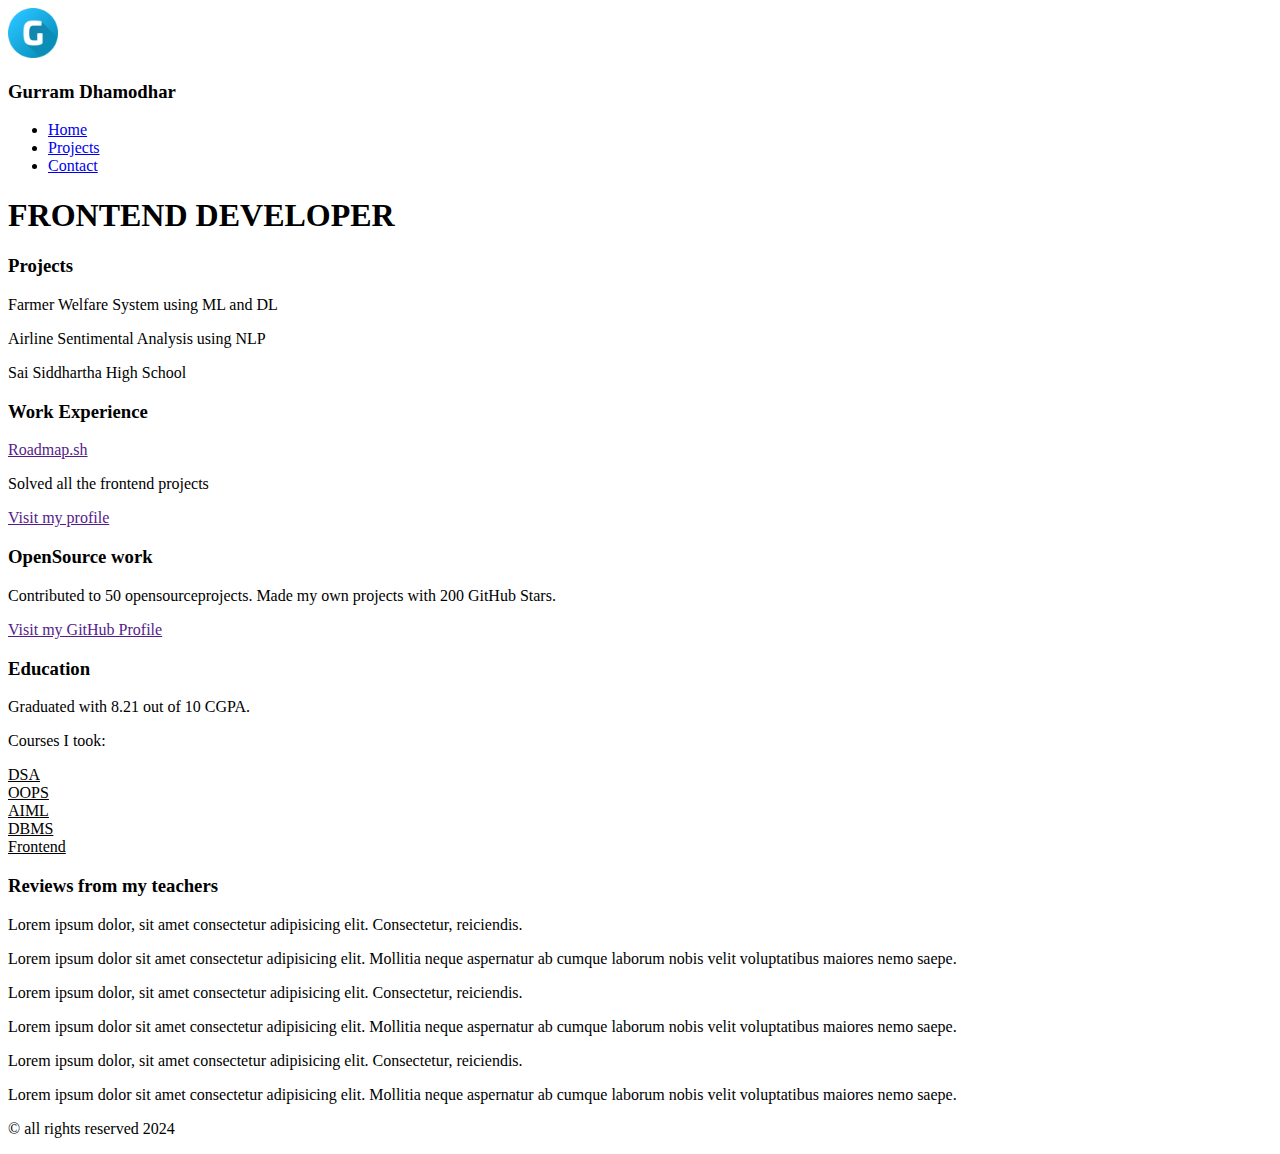
<file: Basic HTML Website/index.html>
<!DOCTYPE html>
<html lang="en">
<head>
    <!-- seo tags -->
    <meta charset="UTF-8">
    <meta name="viewport" content="width=device-width, initial-scale=1.0">
    <meta name="description" content="Basic HTML Website">
    <meta name="keywords" content="Gurram Dhamodhar, Dhamodhar, Gurram Dhamodhar website,  Dhamodhar website, kalasalingam dhamodhar website">
    <meta name="author" content="Gurram Dhamodhar">
    
    <!-- og tags -->
    <meta property="og:title" content="Gurram Dhamodhar" />
    <meta property="og:description" content="Basic HTML Website" />
    <meta property="og:image" content="https://media.licdn.com/dms/image/v2/D4D03AQGxmJ-Pg0K5bg/profile-displayphoto-shrink_400_400/profile-displayphoto-shrink_400_400/0/1725017736843?e=1731542400&v=beta&t=4-LWxFsyPd08-JGnJvDmc-fHZsZ9rVXvCn-iojqiTIM" />
    <meta property="og:type" content="website" />

    <!-- favicon  -->
    <link rel="shortcut icon" href="images/icons8-d-100.png" type="image/x-icon">
    
    <title>Gurram Dhamodhar - Frontend Developer</title>
</head>
<body>
    
    <!-- navbar -->
    <nav>
        <img src="images/icons8-d-100.png" alt="logo" width="50px" height="50px">
        <h3>Gurram Dhamodhar</h3>
        <ul>
            <li><a href="/Basic HTML Website/index.html">Home</a></li>
            <li><a href="/Basic HTML Website/projects.html">Projects</a></li>
            <li><a href="/Basic HTML Website/contact.html">Contact</a></li>
        </ul>
    </nav>

    <!-- Header section -->
    <header>
        <div>
            <h1>FRONTEND DEVELOPER</h1>
        </div>
    </header>

    <!-- Main section -->
    <section>
    <main>
        <!-- projects -->
        <div>
            <h3>Projects</h3>
            <p>Farmer Welfare System using ML and DL</p>
            <p>Airline Sentimental Analysis using NLP</p>
            <p>Sai Siddhartha High School</p>
        </div>

        <!-- Work Experience -->
            <div>
            <h3>Work Experience</h3>
            <a href="">Roadmap.sh</a>
            <p>Solved all the  frontend projects</p>
            <a href="">Visit my profile</a>
            </div>

            <!-- OpenSource work -->
            <div>
            <h3>OpenSource work</h3>
            <p>Contributed to 50 opensourceprojects. Made my own projects with 200 GitHub Stars.</p>
            <a href="">Visit my GitHub Profile</a>
            </div>

            <!-- Education -->
            <div>
            <h3>Education</h3>
            <p>Graduated with 8.21 out of 10 CGPA.</p>
            <p>Courses I took:</p>
            <u>
                <li>DSA</li>
                <li>OOPS</li>
                <li>AIML</li>
                <li>DBMS</li>
                <li>Frontend</li>
            </u>
            </div>
    </main>
    </section>

    <!-- testimonals section -->
    <section>
    <h3>Reviews from my teachers</h3>
    <div>
        <p>Lorem ipsum dolor, sit amet consectetur adipisicing elit. Consectetur, reiciendis.</p>
        <p>Lorem ipsum dolor sit amet consectetur adipisicing elit. Mollitia neque aspernatur ab cumque laborum nobis velit voluptatibus maiores nemo saepe.</p>
    </div>
    <div>
        <p>Lorem ipsum dolor, sit amet consectetur adipisicing elit. Consectetur, reiciendis.</p>
        <p>Lorem ipsum dolor sit amet consectetur adipisicing elit. Mollitia neque aspernatur ab cumque laborum nobis velit voluptatibus maiores nemo saepe.</p>
    </div>
    <div>
        <p>Lorem ipsum dolor, sit amet consectetur adipisicing elit. Consectetur, reiciendis.</p>
        <p>Lorem ipsum dolor sit amet consectetur adipisicing elit. Mollitia neque aspernatur ab cumque laborum nobis velit voluptatibus maiores nemo saepe.</p>
    </div>
    </section>

    <!-- footer section -->
    <footer>
    <div>
        <p>&copy; all rights reserved 2024</p>
    </div>
    </footer>

</body>
</html>
</file>
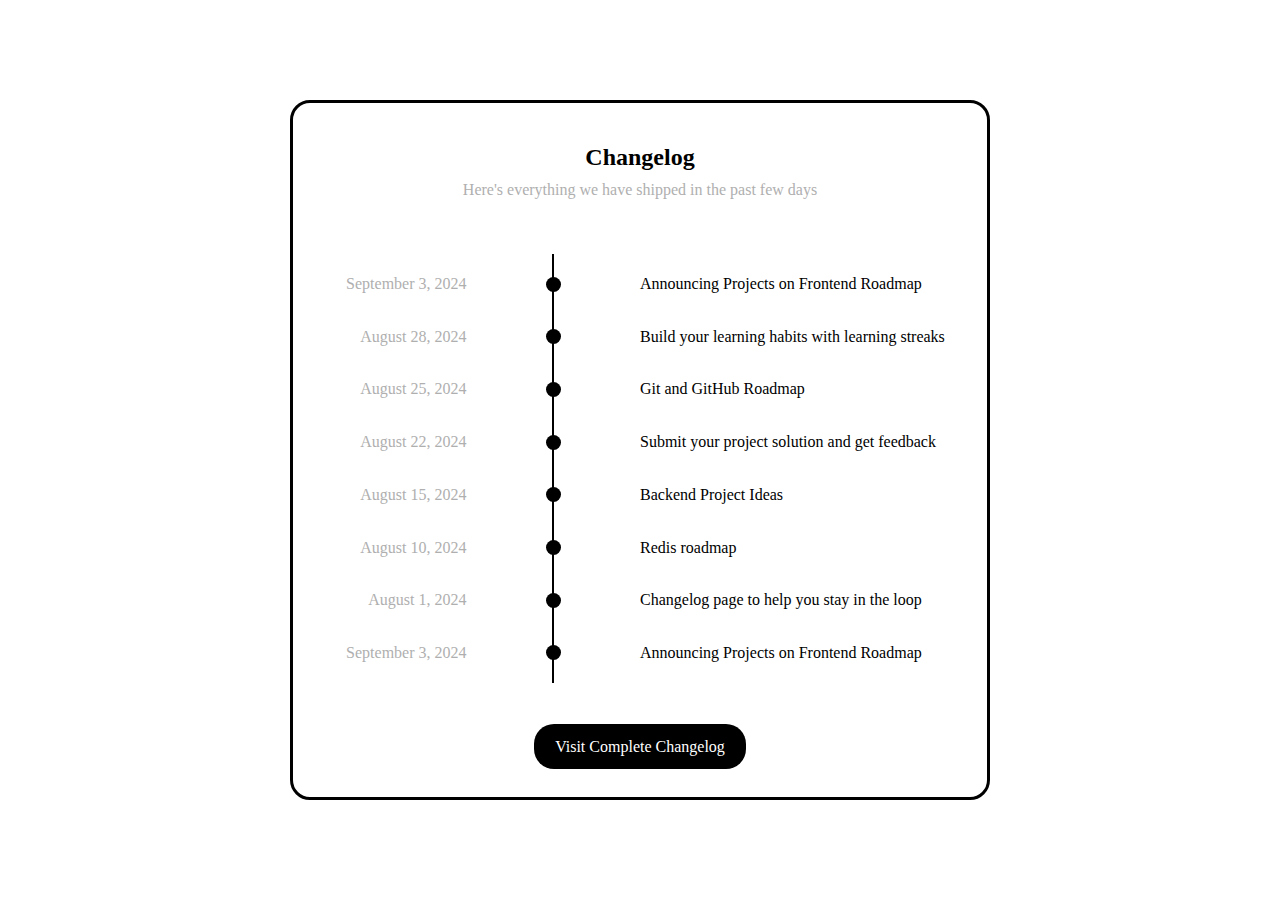
<file: Changelog Component/index.html>
<!DOCTYPE html>
<html lang="en">
<head>
    <meta charset="UTF-8">
    <meta name="viewport" content="width=device-width, initial-scale=1.0">
    <title>Changelog Component</title>
    <link rel="stylesheet" href="style.css">
</head>
<body>
    <div class="total">
        <div class="div1">
            <h3>Changelog</h3>
            <p>Here's everything we have shipped in the past few days</p>
        </div>
        <div class="div2">
            
            <div class="div2_main">
                <div class="div_1">September 3, 2024</div>
                <div class="div_2"></div>
                <div class="div_3">Announcing Projects on Frontend Roadmap</div>
            </div>
            
            <div class="div2_main">
                <div class="div_1">August 28, 2024</div>
                <div class="div_2"></div>
                <div class="div_3">Build your learning habits with learning streaks</div>
            </div>

            <div class="div2_main">
                <div class="div_1">August 25, 2024</div>
                <div class="div_2"></div>
                <div class="div_3">Git and GitHub Roadmap</div>
            </div>

            <div class="div2_main">
                <div class="div_1">August 22, 2024</div>
                <div class="div_2"></div>
                <div class="div_3">Submit your project solution and get feedback</div>
            </div>

            <div class="div2_main">
                <div class="div_1">August 15, 2024</div>
                <div class="div_2"></div>
                <div class="div_3">Backend Project Ideas</div>
            </div>

            <div class="div2_main">
                <div class="div_1">August 10, 2024</div>
                <div class="div_2"></div>
                <div class="div_3">Redis roadmap</div>
            </div>

            <div class="div2_main">
                <div class="div_1">August 1, 2024</div>
                <div class="div_2"></div>
                <div class="div_3">Changelog page to help you stay in the loop</div>
            </div>

            <div class="div2_main">
                <div class="div_1">September 3, 2024</div>
                <div class="div_2"></div>
                <div class="div_3">Announcing Projects on Frontend Roadmap</div>
            </div>
        </div>
        <div class="div3">
            <a href="">Visit Complete Changelog</a>
        </div>
    </div>
</body>
</html>
</file>
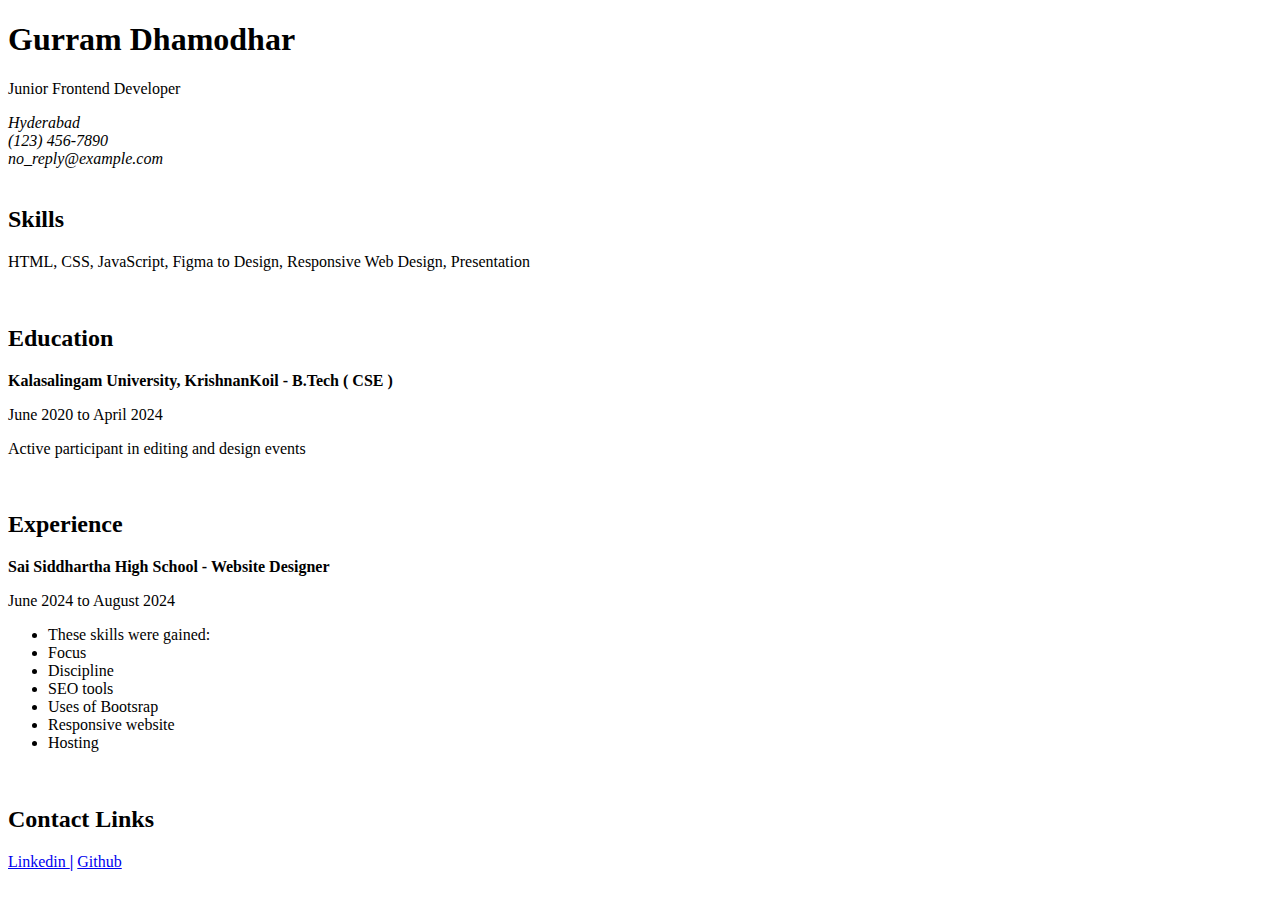
<file: Single-Page CV/index.html>
<!DOCTYPE html>
<html lang="en">
<head>
    <!-- seo tags -->
    <meta charset="UTF-8">
    <meta name="viewport" content="width=device-width, initial-scale=1.0">
    <meta name="description" content="Single-Page CV of Dhamodhar, Frontend Developer">
    <meta name="keywords" content="Gurram Dhamodhar, Dhamodhar, Gurram Dhamodhar website,  Dhamodhar website, kalasalingam dhamodhar website">
    <meta name="author" content="Gurram Dhamodhar">

    <!-- og tags -->
    <meta property="og:title" content="Gurram Dhamodhar" />
    <meta property="og:description" content="Single-Page CV of Dhamodhar, Frontend Developer" />
    <meta property="og:image" content="https://media.licdn.com/dms/image/v2/D4D03AQGxmJ-Pg0K5bg/profile-displayphoto-shrink_400_400/profile-displayphoto-shrink_400_400/0/1725017736843?e=1731542400&v=beta&t=4-LWxFsyPd08-JGnJvDmc-fHZsZ9rVXvCn-iojqiTIM" />
    <meta property="og:type" content="website" />

    <!-- favicon  -->
    <link rel="shortcut icon" href="images/icons8-d-100.png" type="image/x-icon">

    <title>Gurram Dhamodhar</title>

</head>
<body>
    <header>
        <div>
            <h1>Gurram Dhamodhar</h1>
            <p>Junior Frontend Developer</p>
            <address>
                Hyderabad<br>
                (123) 456-7890 <br>
                no_reply@example.com
            </address>
        </div>
    </header>
    <br>
    <section>
        <div>
            <h2>Skills</h2>
            <p>HTML, CSS, JavaScript, Figma to Design, Responsive Web Design, Presentation</p>
        </div>
    </section>
    <br>
    <section>
        <div>
            <h2>Education</h2>
            <p><b>Kalasalingam University, KrishnanKoil - B.Tech ( CSE )</b></p>
            <p>June 2020 to April 2024</p>
            <p>Active participant in editing and design events</p>
        </div>
    </section>
    <br>
    <section>
        <div>
            <h2>Experience</h2>
            <p><b>Sai Siddhartha High School - Website Designer</b></p>
            <p>June 2024 to August 2024</p>
            <ul>
                <li>These skills were gained:</li>
                <li>Focus</li>
                <li>Discipline</li>
                <li>SEO tools</li>
                <li>Uses of Bootsrap</li>
                <li>Responsive website</li>
                <li>Hosting</li>
            </ul>
        </div>
    </section>
    <br>
    <section>
        <footer>
            <h2>Contact Links</h2>
            <a href="https://www.linkedin.com/in/dhamodharg/">Linkedin  <b>|</b></a>
            <a href="https://github.com/gurramdhamodhar">Github</a>
        </footer>
    </section>
</body>
</html>
</file>
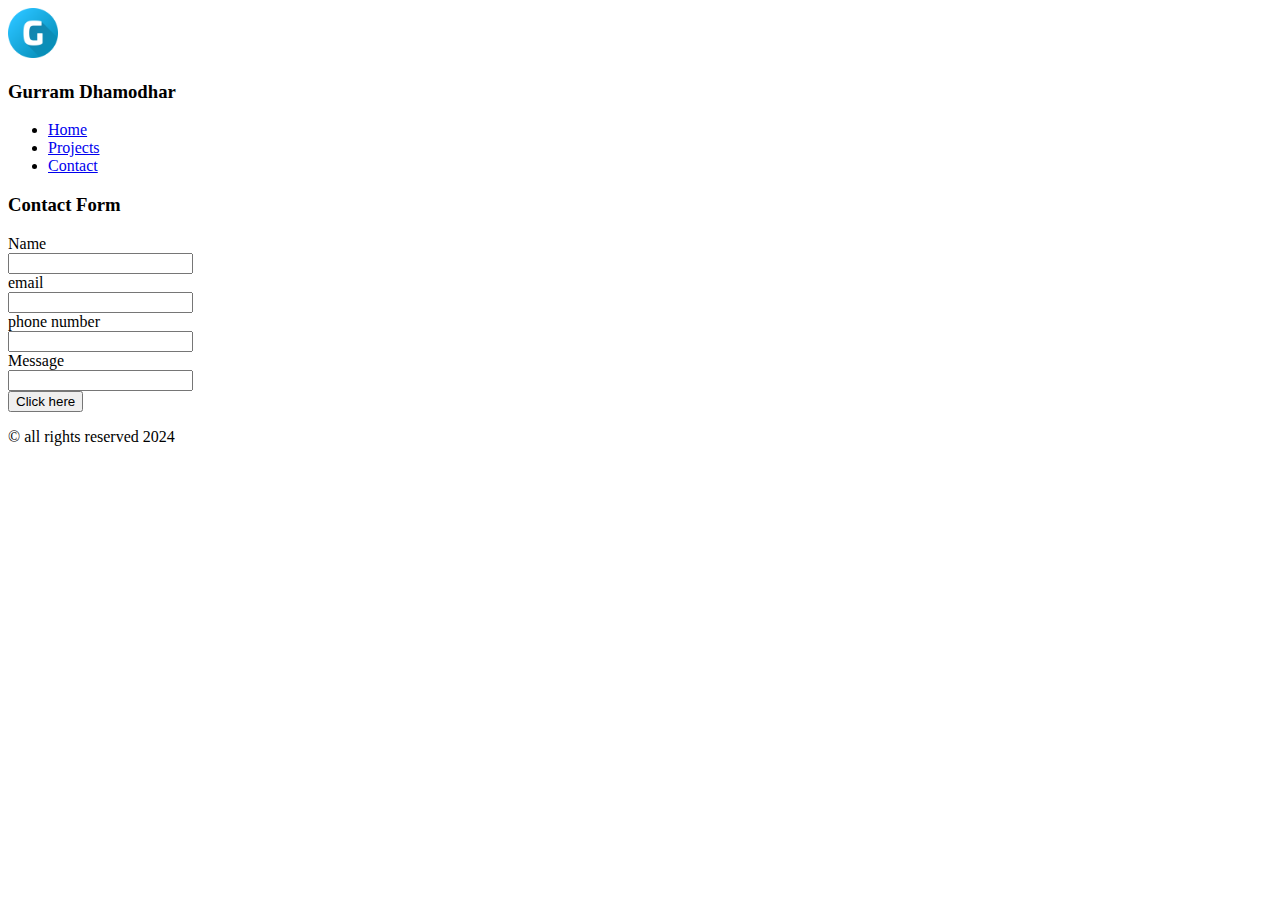
<file: Basic HTML Website/contact.html>
<!DOCTYPE html>
<html lang="en">
<head>
    <!-- seo tags -->
    <meta charset="UTF-8">
    <meta name="viewport" content="width=device-width, initial-scale=1.0">
    <meta name="description" content="contact page and give feedbacks and suggestions">
    <meta name="keywords" content="Gurram Dhamodhar, Dhamodhar, Gurram Dhamodhar website,  Dhamodhar website, kalasalingam dhamodhar website">
    <meta name="author" content="Gurram Dhamodhar">
    
    <!-- og tags -->
    <meta property="og:title" content="Gurram Dhamodhar" />
    <meta property="og:description" content="contact page and give feedbacks and suggestions" />
    <meta property="og:image" content="https://media.licdn.com/dms/image/v2/D4D03AQGxmJ-Pg0K5bg/profile-displayphoto-shrink_400_400/profile-displayphoto-shrink_400_400/0/1725017736843?e=1731542400&v=beta&t=4-LWxFsyPd08-JGnJvDmc-fHZsZ9rVXvCn-iojqiTIM" />
    <meta property="og:type" content="website" />

    <!-- favicon  -->
    <link rel="shortcut icon" href="images/icons8-d-100.png" type="image/x-icon">

    <title>Gurram Dhamodhar - Contact</title>
</head>
<body>
    
    <!-- navbar -->
    <header>
        <nav>
            <img src="images/icons8-d-100.png" alt="logo" width="50px" height="50px">
            <h3>Gurram Dhamodhar</h3>
            <ul>
                <li><a href="/Basic HTML Website/index.html">Home</a></li>
                <li><a href="/Basic HTML Website/projects.html">Projects</a></li>
                <li><a href="/Basic HTML Website/contact.html">Contact</a></li>
            </ul>
        </nav>
    </header>

    <!-- contact -->
    <form action="">
        <h3>Contact Form</h3>
        <label for="">Name</label><br>
        <input type="text" name="name" id=""><br>
        <label for="">email</label><br>
        <input type="email" name="email" id=""><br>
        <label for="">phone number</label><br>
        <input type="tel" name="" id=""><br>
        <label for="">Message</label><br>
        <input type="text"><br>
        <button type="submit">Click here</button>
    </form>


    <!-- footer section -->
    <footer>
        <div>
            <p>&copy; all rights reserved 2024</p>
        </div>
    </footer>


</body>
</html>
</file>
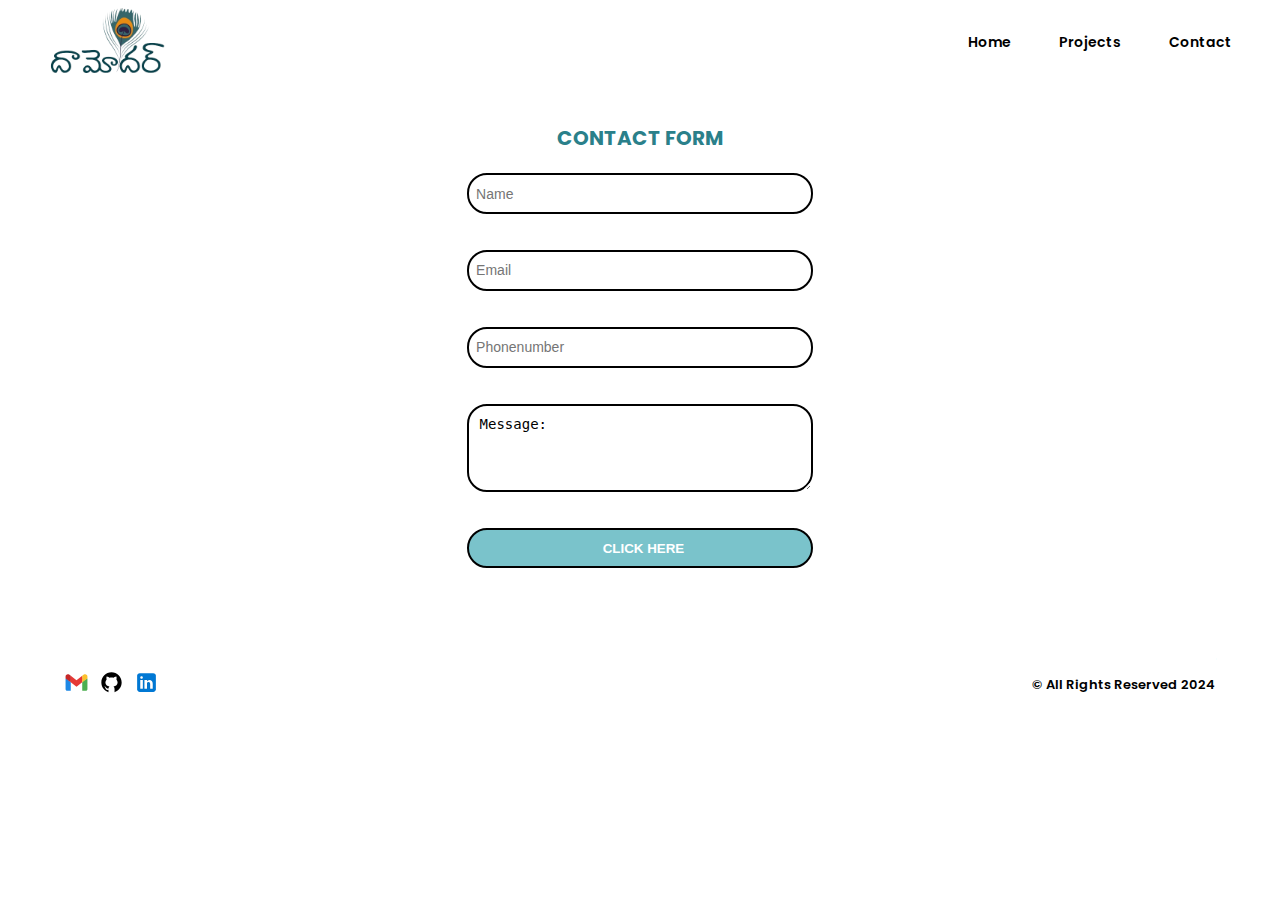
<file: Personal Portfolio/contact.html>
<!DOCTYPE html>
<html lang="en">
<head>
    <!-- seo tags -->
    <meta charset="UTF-8">
    <meta name="viewport" content="width=device-width, initial-scale=1.0">
    <meta name="description" content="Give feedbacks and suggestions">
    <meta name="keywords" content="Gurram Dhamodhar, Dhamodhar, Gurram Dhamodhar website, Gurram Dhamodhar contact, contact, Dhamodhar website, kalasalingam dhamodhar website">
    <meta name="author" content="Gurram Dhamodhar">
    
    <!-- og tags -->
    <meta property="og:title" content="Gurram Dhamodhar" />
    <meta property="og:description" content="Give feedbacks and suggestions." />
    <meta property="og:image" content="https://media.licdn.com/dms/image/v2/D4D03AQGxmJ-Pg0K5bg/profile-displayphoto-shrink_400_400/profile-displayphoto-shrink_400_400/0/1725017736843?e=1731542400&v=beta&t=4-LWxFsyPd08-JGnJvDmc-fHZsZ9rVXvCn-iojqiTIM" />
    <meta property="og:type" content="website" />

    <!-- css link -->
    <link rel="stylesheet" href="css/style.css">
    <link rel="stylesheet" href="css/responsive.css">
    <link rel="stylesheet" href="css/contact.css">

    <!-- favicon  -->
    <link rel="shortcut icon" href="images/android-chrome-512x512.png" type="image/x-icon">

    <title>Gurram Dhamodhar - Contact</title>
</head>
<body>
    
    <div class="main_contact_div">
        <!-- navbar -->
    <header class="header active">
        <img src="images/logo.png" alt="logo" width="120px" height="75px" class="logo">
        <nav class="navbar">
            <ul class="navbar_list">
                <li><a href="index.html" class="navbar_links">Home</a></li>
                <li><a href="projects.html" class="navbar_links">Projects</a></li>
                <li><a href="contact.html" class="navbar_links">Contact</a></li>
            </ul>
        </nav>
        <div class="mobile_nav_btn">
            <img src="images/menu_40dp_BLACK_FILL0_wght400_GRAD0_opsz40.png" alt="" class="menu-outline" width="30px" height="30px">
            <img src="images/close_40dp_BLACK_FILL0_wght400_GRAD0_opsz40.png" alt="" class="wrong-outline" width="30px" height="30px">
        </div>
    </header>


    <!-- contact -->
    <div class="contact_div">
        <h3>Contact Form</h3>
        <form action="">
            <input type="text" name="name" id="" placeholder="Name"><br>
            <input type="email" name="email" id="" placeholder="Email"><br>
            <input type="tel" name="" id="" placeholder="Phonenumber"><br>
            <textarea name="" id="" rows="4" cols="22">Message:</textarea><br>
            <button type="submit">Click here</button>
        </form>
    </div>


    <!-- footer section -->
    <footer>
        <div class="footer">
            <div class="footer_icons">
                <a href="mailto:g.dhamodhar5@gmail.com">
                    <svg xmlns="http://www.w3.org/2000/svg" x="0px" y="0px" width="25" height="25" viewBox="0 0 48 48">
                        <path fill="#4caf50" d="M45,16.2l-5,2.75l-5,4.75L35,40h7c1.657,0,3-1.343,3-3V16.2z"></path><path fill="#1e88e5" d="M3,16.2l3.614,1.71L13,23.7V40H6c-1.657,0-3-1.343-3-3V16.2z"></path><polygon fill="#e53935" points="35,11.2 24,19.45 13,11.2 12,17 13,23.7 24,31.95 35,23.7 36,17"></polygon><path fill="#c62828" d="M3,12.298V16.2l10,7.5V11.2L9.876,8.859C9.132,8.301,8.228,8,7.298,8h0C4.924,8,3,9.924,3,12.298z"></path><path fill="#fbc02d" d="M45,12.298V16.2l-10,7.5V11.2l3.124-2.341C38.868,8.301,39.772,8,40.702,8h0 C43.076,8,45,9.924,45,12.298z"></path>
                    </svg>                
                </a>
                <a href="https://github.com/gurramdhamodhar">
                    <svg xmlns="http://www.w3.org/2000/svg" x="0px" y="0px" width="25" height="25" viewBox="0 0 64 64">
                        <path d="M32 6C17.641 6 6 17.641 6 32c0 12.277 8.512 22.56 19.955 25.286-.592-.141-1.179-.299-1.755-.479V50.85c0 0-.975.325-2.275.325-3.637 0-5.148-3.245-5.525-4.875-.229-.993-.827-1.934-1.469-2.509-.767-.684-1.126-.686-1.131-.92-.01-.491.658-.471.975-.471 1.625 0 2.857 1.729 3.429 2.623 1.417 2.207 2.938 2.577 3.721 2.577.975 0 1.817-.146 2.397-.426.268-1.888 1.108-3.57 2.478-4.774-6.097-1.219-10.4-4.716-10.4-10.4 0-2.928 1.175-5.619 3.133-7.792C19.333 23.641 19 22.494 19 20.625c0-1.235.086-2.751.65-4.225 0 0 3.708.026 7.205 3.338C28.469 19.268 30.196 19 32 19s3.531.268 5.145.738c3.497-3.312 7.205-3.338 7.205-3.338.567 1.474.65 2.99.65 4.225 0 2.015-.268 3.19-.432 3.697C46.466 26.475 47.6 29.124 47.6 32c0 5.684-4.303 9.181-10.4 10.4 1.628 1.43 2.6 3.513 2.6 5.85v8.557c-.576.181-1.162.338-1.755.479C49.488 54.56 58 44.277 58 32 58 17.641 46.359 6 32 6zM33.813 57.93C33.214 57.972 32.61 58 32 58 32.61 58 33.213 57.971 33.813 57.93zM37.786 57.346c-1.164.265-2.357.451-3.575.554C35.429 57.797 36.622 57.61 37.786 57.346zM32 58c-.61 0-1.214-.028-1.813-.07C30.787 57.971 31.39 58 32 58zM29.788 57.9c-1.217-.103-2.411-.289-3.574-.554C27.378 57.61 28.571 57.797 29.788 57.9z"></path>
                    </svg>
                </a>
                <a href="https://www.linkedin.com/in/dhamodharg/">
                    <svg xmlns="http://www.w3.org/2000/svg" x="0px" y="0px" width="25" height="25" viewBox="0 0 48 48">
                        <path fill="#0078d4" d="M42,37c0,2.762-2.238,5-5,5H11c-2.761,0-5-2.238-5-5V11c0-2.762,2.239-5,5-5h26c2.762,0,5,2.238,5,5	V37z"></path><path d="M30,37V26.901c0-1.689-0.819-2.698-2.192-2.698c-0.815,0-1.414,0.459-1.779,1.364	c-0.017,0.064-0.041,0.325-0.031,1.114L26,37h-7V18h7v1.061C27.022,18.356,28.275,18,29.738,18c4.547,0,7.261,3.093,7.261,8.274	L37,37H30z M11,37V18h3.457C12.454,18,11,16.528,11,14.499C11,12.472,12.478,11,14.514,11c2.012,0,3.445,1.431,3.486,3.479	C18,16.523,16.521,18,14.485,18H18v19H11z" opacity=".05"></path><path d="M30.5,36.5v-9.599c0-1.973-1.031-3.198-2.692-3.198c-1.295,0-1.935,0.912-2.243,1.677	c-0.082,0.199-0.071,0.989-0.067,1.326L25.5,36.5h-6v-18h6v1.638c0.795-0.823,2.075-1.638,4.238-1.638	c4.233,0,6.761,2.906,6.761,7.774L36.5,36.5H30.5z M11.5,36.5v-18h6v18H11.5z M14.457,17.5c-1.713,0-2.957-1.262-2.957-3.001	c0-1.738,1.268-2.999,3.014-2.999c1.724,0,2.951,1.229,2.986,2.989c0,1.749-1.268,3.011-3.015,3.011H14.457z" opacity=".07"></path><path fill="#fff" d="M12,19h5v17h-5V19z M14.485,17h-0.028C12.965,17,12,15.888,12,14.499C12,13.08,12.995,12,14.514,12	c1.521,0,2.458,1.08,2.486,2.499C17,15.887,16.035,17,14.485,17z M36,36h-5v-9.099c0-2.198-1.225-3.698-3.192-3.698	c-1.501,0-2.313,1.012-2.707,1.99C24.957,25.543,25,26.511,25,27v9h-5V19h5v2.616C25.721,20.5,26.85,19,29.738,19	c3.578,0,6.261,2.25,6.261,7.274L36,36L36,36z"></path>
                    </svg>
                </a>
            </div>
            <p>&copy; all rights reserved 2024</p>
        </div>
    </footer>

    </div>
    <script src="js/index.js"></script>


</body>
</html>
</file>
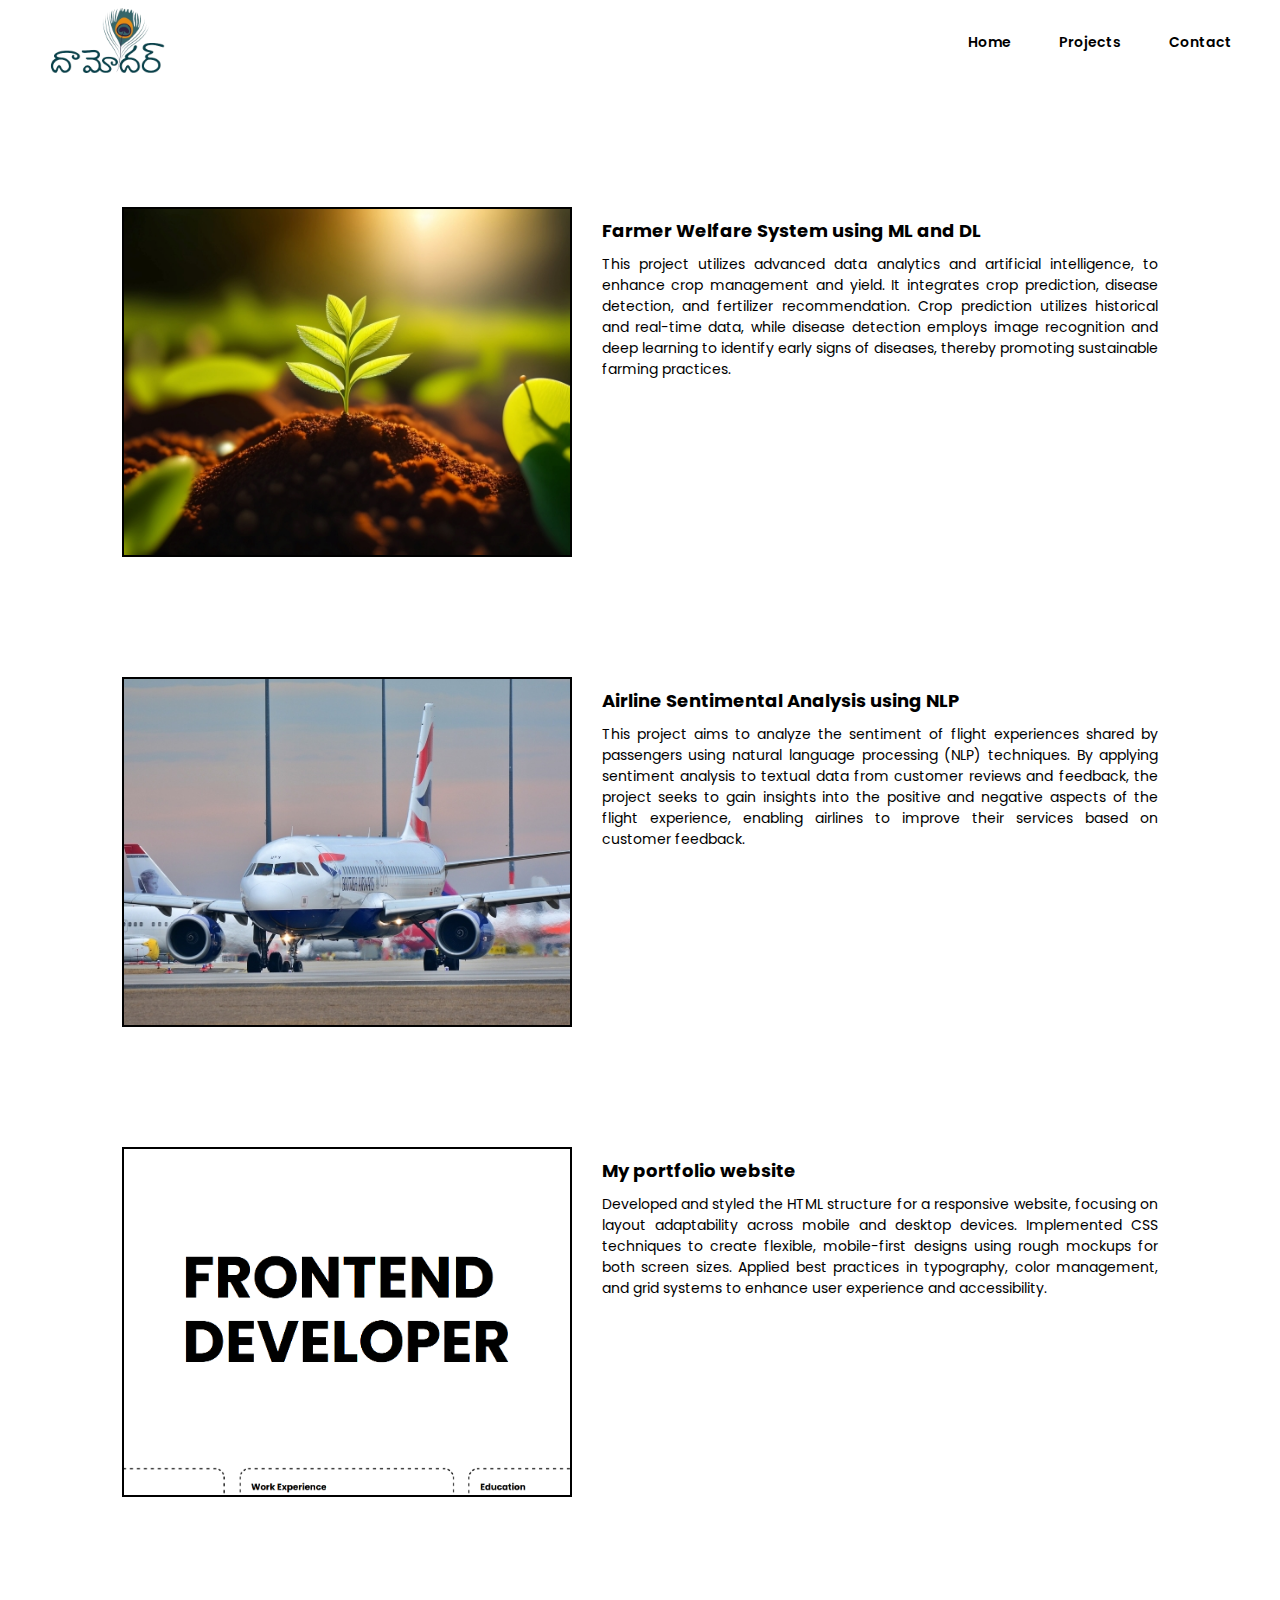
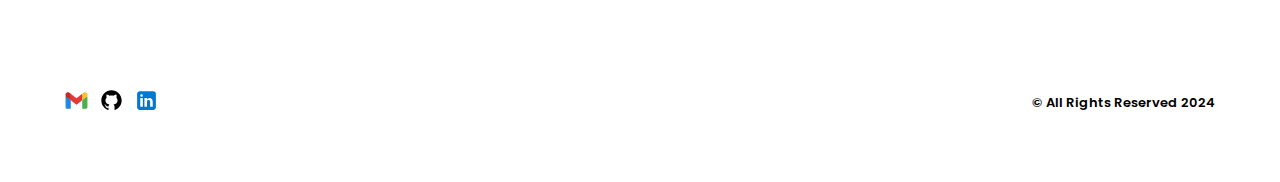
<file: Personal Portfolio/projects.html>
<!DOCTYPE html>
<html lang="en">
<head>
    <!-- seo tags -->
    <meta charset="UTF-8">
    <meta name="viewport" content="width=device-width, initial-scale=1.0">
    <meta name="description" content="Top projects done by me">
    <meta name="keywords" content="Gurram Dhamodhar, projects, Dhamodhar, Gurram Dhamodhar projects,  Dhamodhar website, kalasalingam dhamodhar website">
    <meta name="author" content="Gurram Dhamodhar">
    
    <!-- og tags -->
    <meta property="og:title" content="Gurram Dhamodhar" />
    <meta property="og:description" content="Top projects done by me" />
    <meta property="og:image" content="https://media.licdn.com/dms/image/v2/D4D03AQGxmJ-Pg0K5bg/profile-displayphoto-shrink_400_400/profile-displayphoto-shrink_400_400/0/1725017736843?e=1731542400&v=beta&t=4-LWxFsyPd08-JGnJvDmc-fHZsZ9rVXvCn-iojqiTIM" />
    <meta property="og:type" content="website" />

    <!-- css link -->
    <link rel="stylesheet" href="css/style.css">
    <link rel="stylesheet" href="css/responsive.css">
    <link rel="stylesheet" href="css/projects.css">

    <!-- favicon  -->
    <link rel="shortcut icon" href="images/android-chrome-512x512.png" type="image/x-icon">

    <title>Gurram Dhamodhar - Projects</title>
</head>
<body>
    
    <!-- navbar -->
    <header class="header active">
        <img src="images/logo.png" alt="logo" width="120px" height="75px" class="logo">
        <nav class="navbar">
            <ul class="navbar_list">
                <li><a href="index.html" class="navbar_links">Home</a></li>
                <li><a href="projects.html" class="navbar_links">Projects</a></li>
                <li><a href="contact.html" class="navbar_links">Contact</a></li>
            </ul>
        </nav>
        <div class="mobile_nav_btn">
            <img src="images/menu_40dp_BLACK_FILL0_wght400_GRAD0_opsz40.png" alt="" class="menu-outline" width="30px" height="30px">
            <img src="images/close_40dp_BLACK_FILL0_wght400_GRAD0_opsz40.png" alt="" class="wrong-outline" width="30px" height="30px">
        </div>
    </header>

    <!-- details of projects  -->
     <section>
       <main>
            <div class="project_details">
                <div class="project_details_div1">
                    <div class="project_details_div1_div1">
                        <img class="" src="images/plant-growing-soil-with-sun-shining-it.jpg" alt="plant">
                    </div>                            
                    <div class="project_details_div1_div2">
                        <h3>Farmer Welfare System using ML and DL</h3>
                        <p>This project utilizes advanced data analytics and artificial intelligence, to enhance crop management and yield. It
                            integrates crop prediction, disease detection, and fertilizer recommendation. Crop prediction utilizes historical and
                            real-time data, while disease detection employs image recognition and deep learning to identify early signs of
                            diseases, thereby promoting sustainable farming practices.
                        </p>
                    </div>
                </div>
                <div class="project_details_div1">
                    <div class="project_details_div1_div1">
                        <img class="" src="images/airbus-4454338_1280.jpg" alt="Airline">    
                    </div>                    
                    <div class="project_details_div1_div2">
                        <h3>Airline Sentimental Analysis using NLP</h3>
                        <p>This project aims to analyze the sentiment of flight experiences 
                            shared by passengers using natural language processing (NLP) techniques. 
                            By applying sentiment analysis to textual data from customer reviews and feedback, the project seeks to gain insights into the positive and negative aspects of the flight experience, enabling airlines to improve their services based on customer feedback.
                        </p>
                    </div>
                </div>
                <div class="project_details_div1">
                    <div class="project_details_div1_div1">
                        <img class="" src="images/image.png" alt="portfolio">
                    </div>
                    <div class="project_details_div1_div2">
                        <h3>My portfolio website</h3>
                        <p>Developed and styled the HTML structure for a responsive website, focusing on layout adaptability across mobile and desktop devices.
                            Implemented CSS techniques to create flexible, mobile-first designs using rough mockups for both screen sizes.
                            Applied best practices in typography, color management, and grid systems to enhance user experience and accessibility.
                        </p>
                    </div>
                </div>
            </div>
       </main>
     </section>



    <!-- footer section -->
    <footer>
        <div class="footer">
            <div class="footer_icons">
                <a href="mailto:g.dhamodhar5@gmail.com">
                    <svg xmlns="http://www.w3.org/2000/svg" x="0px" y="0px" width="25" height="25" viewBox="0 0 48 48">
                        <path fill="#4caf50" d="M45,16.2l-5,2.75l-5,4.75L35,40h7c1.657,0,3-1.343,3-3V16.2z"></path><path fill="#1e88e5" d="M3,16.2l3.614,1.71L13,23.7V40H6c-1.657,0-3-1.343-3-3V16.2z"></path><polygon fill="#e53935" points="35,11.2 24,19.45 13,11.2 12,17 13,23.7 24,31.95 35,23.7 36,17"></polygon><path fill="#c62828" d="M3,12.298V16.2l10,7.5V11.2L9.876,8.859C9.132,8.301,8.228,8,7.298,8h0C4.924,8,3,9.924,3,12.298z"></path><path fill="#fbc02d" d="M45,12.298V16.2l-10,7.5V11.2l3.124-2.341C38.868,8.301,39.772,8,40.702,8h0 C43.076,8,45,9.924,45,12.298z"></path>
                    </svg>                
                </a>
                <a href="https://github.com/gurramdhamodhar">
                    <svg xmlns="http://www.w3.org/2000/svg" x="0px" y="0px" width="25" height="25" viewBox="0 0 64 64">
                        <path d="M32 6C17.641 6 6 17.641 6 32c0 12.277 8.512 22.56 19.955 25.286-.592-.141-1.179-.299-1.755-.479V50.85c0 0-.975.325-2.275.325-3.637 0-5.148-3.245-5.525-4.875-.229-.993-.827-1.934-1.469-2.509-.767-.684-1.126-.686-1.131-.92-.01-.491.658-.471.975-.471 1.625 0 2.857 1.729 3.429 2.623 1.417 2.207 2.938 2.577 3.721 2.577.975 0 1.817-.146 2.397-.426.268-1.888 1.108-3.57 2.478-4.774-6.097-1.219-10.4-4.716-10.4-10.4 0-2.928 1.175-5.619 3.133-7.792C19.333 23.641 19 22.494 19 20.625c0-1.235.086-2.751.65-4.225 0 0 3.708.026 7.205 3.338C28.469 19.268 30.196 19 32 19s3.531.268 5.145.738c3.497-3.312 7.205-3.338 7.205-3.338.567 1.474.65 2.99.65 4.225 0 2.015-.268 3.19-.432 3.697C46.466 26.475 47.6 29.124 47.6 32c0 5.684-4.303 9.181-10.4 10.4 1.628 1.43 2.6 3.513 2.6 5.85v8.557c-.576.181-1.162.338-1.755.479C49.488 54.56 58 44.277 58 32 58 17.641 46.359 6 32 6zM33.813 57.93C33.214 57.972 32.61 58 32 58 32.61 58 33.213 57.971 33.813 57.93zM37.786 57.346c-1.164.265-2.357.451-3.575.554C35.429 57.797 36.622 57.61 37.786 57.346zM32 58c-.61 0-1.214-.028-1.813-.07C30.787 57.971 31.39 58 32 58zM29.788 57.9c-1.217-.103-2.411-.289-3.574-.554C27.378 57.61 28.571 57.797 29.788 57.9z"></path>
                    </svg>
                </a>
                <a href="https://www.linkedin.com/in/dhamodharg/">
                    <svg xmlns="http://www.w3.org/2000/svg" x="0px" y="0px" width="25" height="25" viewBox="0 0 48 48">
                        <path fill="#0078d4" d="M42,37c0,2.762-2.238,5-5,5H11c-2.761,0-5-2.238-5-5V11c0-2.762,2.239-5,5-5h26c2.762,0,5,2.238,5,5	V37z"></path><path d="M30,37V26.901c0-1.689-0.819-2.698-2.192-2.698c-0.815,0-1.414,0.459-1.779,1.364	c-0.017,0.064-0.041,0.325-0.031,1.114L26,37h-7V18h7v1.061C27.022,18.356,28.275,18,29.738,18c4.547,0,7.261,3.093,7.261,8.274	L37,37H30z M11,37V18h3.457C12.454,18,11,16.528,11,14.499C11,12.472,12.478,11,14.514,11c2.012,0,3.445,1.431,3.486,3.479	C18,16.523,16.521,18,14.485,18H18v19H11z" opacity=".05"></path><path d="M30.5,36.5v-9.599c0-1.973-1.031-3.198-2.692-3.198c-1.295,0-1.935,0.912-2.243,1.677	c-0.082,0.199-0.071,0.989-0.067,1.326L25.5,36.5h-6v-18h6v1.638c0.795-0.823,2.075-1.638,4.238-1.638	c4.233,0,6.761,2.906,6.761,7.774L36.5,36.5H30.5z M11.5,36.5v-18h6v18H11.5z M14.457,17.5c-1.713,0-2.957-1.262-2.957-3.001	c0-1.738,1.268-2.999,3.014-2.999c1.724,0,2.951,1.229,2.986,2.989c0,1.749-1.268,3.011-3.015,3.011H14.457z" opacity=".07"></path><path fill="#fff" d="M12,19h5v17h-5V19z M14.485,17h-0.028C12.965,17,12,15.888,12,14.499C12,13.08,12.995,12,14.514,12	c1.521,0,2.458,1.08,2.486,2.499C17,15.887,16.035,17,14.485,17z M36,36h-5v-9.099c0-2.198-1.225-3.698-3.192-3.698	c-1.501,0-2.313,1.012-2.707,1.99C24.957,25.543,25,26.511,25,27v9h-5V19h5v2.616C25.721,20.5,26.85,19,29.738,19	c3.578,0,6.261,2.25,6.261,7.274L36,36L36,36z"></path>
                    </svg>
                </a>
            </div>
            <p>&copy; all rights reserved 2024</p>
        </div>
    </footer>

    <script src="js/index.js"></script>


</body>
</html>
</file>
<file: Changelog Component/style.css>
*{
    padding: 0;
    margin: 0;
    box-sizing: border-box;
}

html{
    scroll-behavior: smooth;
}

body{
    width: 100%;
    height: 100vh;
    display: flex;
    justify-content: center;
    align-items: center;
}

.total{
    width: 700px;
    height: 700px;
    border: 3px solid black;
    border-radius: 20px;
    display: flex;
    flex-direction: column;
    justify-content: space-evenly;
}

.div1{
    display: flex;
    flex-direction: column;
    justify-content: center;
    align-items: center;
    gap: 10px;
}

.div1 h3{
    font-size: 1.5rem;
}

.div1 p{
    color: #afafaf;
    font-weight: 500;
}


/*-------------------------------------------*/

.div2_main{
    display: grid;
    grid-template-columns: repeat(4,1fr);
    justify-items: center;
    align-items: center;
    margin: 5% 0;
}

.div_1{
    justify-self: end;
    color: #afafaf;
    font-weight: 500;
}

.div_3{
    justify-self: start;
    grid-column: 3/5;
}

.div_2{
    width: 15px;
    height: 15px;
    background-color: black;
    border-radius: 50%;
    position: relative;
}

.div_2::before{
    content: "";
    width: 2px;
    height: 60px;
    background-color: black;
    position: absolute;
    left: 50%;
    top: 50%;
    transform: translate(-50%,-50%);
}

/*-------------------------------------*/
.div3{
    text-align: center;
}
.div3 a{
    text-decoration: none;
    background-color: black;
    color: white;
    padding: 2% 3%;
    border-radius: 20px;
}

.div3 a:hover{
    background-color: rgb(100, 99, 99);
    color: white;
}

/* responsive */

@media (max-width:712px){
    .total{
        max-width: 650px;
    }
}

@media (max-width:654px){
    .total{
        max-width: 600px;
    }
    .div2{
        padding: 0 2%;
    }
}

@media (max-width:604px){
    .total{
        max-width: 550px;
    }

    .div2{
        padding: 0 5%;
    }

    .div_2::before{
        height: 70px;
    }
}

@media (max-width:557px){
    .total{
        max-width: 500px;
    }
}

@media (max-width:508px){
    .total{
        max-width: 450px;
    }
}

@media (max-width:457px){
    .total{
        max-width: 400px;
    }
}

@media (max-width:407px){
    .total{
        max-width: 350px;
        padding: 2%;
    }
}

@media (max-width:360px){
    .total{
        max-width: 300px;
    }
}
</file>
<file: Personal Portfolio/css/style.css>
@import url('https://fonts.googleapis.com/css2?family=Poppins:ital,wght@0,100;0,200;0,300;0,400;0,500;0,600;0,700;0,800;0,900;1,100;1,200;1,300;1,400;1,500;1,600;1,700;1,800;1,900&display=swap');

*,
*::before,
*::after {
  box-sizing: border-box;
  margin: 0;
  padding: 0;
}

html{
    font-size: 62.5%;
}

body{
    font-family: "Poppins", system-ui;
    font-style: normal;
}

a{
    text-decoration: none;
    color: black;
}

li{
    list-style-type: none;
}

/* navbar */
.header{
    padding: 0.5rem 4.8rem;
    display: flex;
    justify-content: space-between;
    align-items: center;
}

.header .navbar_list{
    display: flex;
    gap: 4.8rem;
}

.header .navbar_links {
    font-size: 1.4rem;
    font-weight: 600;
    transition: background-color 0.3s ease, color 0.3s ease, padding 0.3s ease;
}

.header .navbar_links:hover, 
.header .navbar_links:active {
    background-color: #2a808a;
    padding: 0.5rem 1rem;
    border-radius: 20px;
    color: white;
}

.mobile_nav_btn{
    display: none;
}

.mobile_nav_btn .wrong-outline{
    display: none;
}

/*header section*/
.header_section{
    height: 50rem;
    width: 100%;
    display: flex;
    justify-content: center;
    align-items: center;
    font-size: 8rem;
    line-height: 1.1;
}


/*Main Section*/
.main_section{
    padding: 5%;
    background-color: #fff;
    display: grid;
    grid-template-columns: repeat(3, 1fr);
    gap: 30px;
}

.item{
    padding: 5%;
    border: 3px solid black;
    border-style: dashed;
    font-size: 1.4rem;
    border-radius: 20px;
}

.item1{
    grid-column: 1/2;
    grid-row: 1/3;
}

.item3{
    grid-column: 2/3;
    grid-row: 2/3;
}

.item4{
    grid-column: 3/4;
    grid-row: 1/3;
}

.item h3{
    margin-bottom: 10px;
    font-size: 1.8rem;
}

.item p{    
    margin-bottom: 10px;
}

.main_section .item a{
    color: #2a808a;
}

/* testimonals section */
.reviews_section{
    padding: 0% 5%;
    background-color: #fff;
}

.reviews_section h3{
    font-size: 2rem;
    color: #2a808a;
}

.reviews_section_div{
    margin-top: 5%;
    display: flex;
    flex-direction: row;
    gap: 30px;
    font-size: 1.4rem;
    text-align: justify;
    hyphens: auto;
}

.reviews_section .reviews_section_div .div{
    border-radius: 20px;
    background-color: rgb(0, 0, 0,0.9);  
    color: white;
    padding: 3%;
}

.reviews_section .reviews_section_div .div .p_1{
    margin-top: 10px;
}


/* footer */
.footer p{
    align-items: center;
    font-size: 1.3rem;
    font-weight: 600;
    text-transform: capitalize;
}

.footer{
    display: flex;
    justify-content: space-between;
    align-items: center;
    padding: 5%;
}

.footer_icons{
    display: flex;
    gap: 10px;
    cursor: pointer;
}
</file>
<file: Personal Portfolio/css/responsive.css>
/* responsive code */

/* 1212px */
/*main section*/
@media (max-width:75.75em){
    .main_section {
        grid-template-columns: 1fr 1fr; /* Make it single-column */
    }
    
    .item1, .item3, .item2, .item4 {
        grid-column: auto; /* Reset the grid-column */
        grid-row: auto;    /* Reset the grid-row */
    }

    .reviews_section{
        padding: 2% 5%;
    }
}

/* 960px */
@media (max-width:60em){
    .mobile_nav_btn{
        display: block;
        z-index: 999;
    }

    .header{
        position: relative;
    }

    .navbar{
        width: 100%;
        height: 100vh;
        background-color: white;
        position: fixed;
        left: 0;
        top: 0;
        display: flex;
        justify-content: center;
        align-items: center;

        transform: translateX(100%);
        transition: all 0.5s linear;

        opacity: 0;
        visibility: hidden;
        pointer-events: none;
    }

    .navbar .navbar_list{
        flex-direction: column;
        justify-content: center;
        align-items: center;
    }

    .menu-outline, .wrong-outline{
        width: 35px;
        height: 35px;
    }

    .navbar .navbar_list .navbar_links{
        color: black;
        font-size: 1.6rem;
    }

    .active .navbar{
        transform: translateX(0);
        opacity: 1;
        visibility: visible;
        pointer-events: auto;
    }

    .active .mobile_nav_btn .wrong-outline{
        display: block;
    }

    .active .mobile_nav_btn .menu-outline{
        display: none;
    }

    /*header section*/
    .header_section{
        height: 35rem;
        font-size: 5rem;
    }

    .main_section {
        grid-template-columns: 1fr;
    }
    
    .item1, .item3, .item2, .item4 {
        grid-column: auto; /* Reset the grid-column */
        grid-row: auto;    /* Reset the grid-row */
    }

    .item:nth-child(odd){
        border: 3px solid white;
        background-color: black;
        color: white;
        border-style: dashed;
    }

    /*testimonial*/
    .reviews_section{
        padding: 5%;
    }

    .reviews_section_div{
        flex-flow: row wrap;
        margin-top: 10%;
    }

    .div1, .div2, .div3{
        flex: 1 1 48%;
    }
    .div3{
        margin: 0 24%;
    }

    .reviews_section h3{
        text-align: center;
    }

    .reviews_section .reviews_section_div .div{
        padding: 5%;
    }
}

/* 832px */
@media (max-width:52em){
    .div3{
        margin: 0;
    }

    /*footer*/
    .footer{
        flex-direction: column;
        justify-content: center;
        align-items: center;
    }

    .footer p{
        padding: 2%;
    }
    
}

/* 752px */
@media (max-width:47em){
    .mobile_nav_btn{
        display: block;
        z-index: 999;
    }

    .header{
        padding: 0.5rem 2rem;
        position: relative;
    }

    .logo{
        width: 100px;
        height: 60px;
    }

    .navbar{
        width: 100%;
        height: 100vh;
        background-color: white;
        position: fixed;
        left: 0;
        top: 0;
        display: flex;
        justify-content: center;
        align-items: center;

        transform: translateX(100%);
        transition: all 0.5s linear;

        opacity: 0;
        visibility: hidden;
        pointer-events: none;
    }

    .navbar .navbar_list{
        flex-direction: column;
        justify-content: center;
        align-items: center;
    }

    .navbar .navbar_list .navbar_links{
        color: black;
        font-size: 1.4rem;
    }

    .active .navbar{
        transform: translateX(0);
        opacity: 1;
        visibility: visible;
        pointer-events: auto;
    }

    .active .mobile_nav_btn .wrong-outline{
        display: block;
    }

    .active .mobile_nav_btn .menu-outline{
        display: none;
    }

    
    /*header section*/
    .header_section{
        height: 30rem;
        font-size: 4rem;
    }

    .main_section {
        grid-template-columns: 1fr;
    }
    
    .item1, .item3, .item2, .item4 {
        grid-column: auto; /* Reset the grid-column */
        grid-row: auto;    /* Reset the grid-row */
    }

    /*footer*/
    .footer{
        padding: 10% 5% ;
    }


}

/* 480px */
@media(max-width:30em){
    /*header section*/
    .header_section{
        height: 25rem;
        font-size:3.5rem;
    }
}

/* 360 */
@media(max-width:22.5em){
    .header_section{
        height: 23rem;
        font-size:3rem;
    }

    .main_section{
        gap: 20px;
    }
    
    .item{
        font-size: 1.4rem;
    }
    
    .item h3{
        margin-bottom: 10px;
        font-size: 1.8rem;
    }
    
    .item p{    
        margin-bottom: 10px;
    }
    
    .main_section .item a{
        color: #2a808a;
    }
}
</file>
<file: Personal Portfolio/css/contact.css>
.main_contact_div{
    display: flex;
    flex-direction: column;
    justify-content: space-evenly;
}

.contact_div{
    padding: 3% 5%;
    display: flex;
    flex-direction: column;
    justify-content: center;
    align-items: center;
}

.contact_div h3{
    font-size: 2rem;
    margin-bottom: 20px;
    color: #2a808a;
    text-transform: uppercase;
}

.contact_div form {
    width: 30%;
    display: flex;
    flex-direction: column;
    gap: 10px;
}

.contact_div form input{
    padding: 3% 0 3% 2%;
    border: 2px solid black;
    border-radius: 20px;
    font-size: 1.4rem;
}

/* .contact_div form input:hover, .contact_div form input:active{
    border: 2px solid #7ac3cb;
} */

.contact_div form input:focus{
    outline-style: none;
}


/* .contact_div form textarea:hover, .contact_div form textarea:active{
    border: 2px solid #7ac3cb;
} */

.contact_div form textarea:focus{
    outline-style: none;
}

.contact_div form textarea{
    border: 2px solid black;
    padding: 3% 0 3% 3%;
    border-radius: 20px;
    font-size: 1.4rem;
}

.contact_div form button{
    border: 2px solid black;
    border-radius: 20px;
    padding: 3% 0 3% 2%;
    background-color: #7ac3cb;
    color: white;
    text-transform: uppercase;
    font-weight: 600;
}

.contact_div form button:hover{
    background-color: #2a808a;
}

@media (max-width:75.75em){
    .contact_div form {
        width: 50%;
    }
    .contact_div{
        padding-top: 80px;
    }
}

/* 960 */
@media (max-width:60em){
    .contact_div form {
        width: 60%;
    }

}

/* 832px */
@media (max-width:52em){
    .contact_div form {
        width: 70%;
    }
}

/* 480px */
@media(max-width:30em){
    .contact_div form {
        width: 80%;
    }

    .contact_div form textarea, .contact_div form input{
        border: 2px solid black;
        padding: 3% 0 3% 4.5%;
    }
}
</file>
<file: Personal Portfolio/css/projects.css>
.project_details{
    padding: 5%;
}

.project_details_div1{
    display: flex;
    flex-direction: row;
    gap: 30px;
    padding: 5%;
}

.project_details_div1_div1 img{
    width: 450px;
    height: 350px;
    border: 2px solid black;
    object-fit: cover;
}

.project_details_div1_div2{
    display: flex;
    flex-direction: column;
    justify-content: flex-start;
}

.project_details_div1_div2 h3{
    padding-top: 10px;
    font-size: 1.8rem;
}

.project_details_div1_div2 p{
    font-size: 1.4rem;
    text-align: justify;
    padding-top: 10px;
}

/* 1212px */
@media (max-width:75.75em){
    .project_details_div1{
        display: flex;
        flex-direction: column;
        gap: 30px;
        padding: 3% 5%;
        justify-content: center;
        align-items: center;
    }

    .project_details_div1_div2 h3{
        text-align: center;
    }

    .project_details_div1_div2 p{
        text-align: center;
        padding: 1% 10%;
    }

}

/* 960px */
@media (max-width:60em){
    .project_details_div1_div2 p{
        text-align: center;
        padding: 2% 6%;
    }

    .project_details_div1_div1 img{
        margin-top: 20px;
    }
}

/* 752px */
@media (max-width:47em){
    .project_details_div1_div1 img{
        width: 350px;
        height: 250px;
        border: 2px solid black;
        object-fit: cover;
    }

    .project_details_div1_div2 p{
        text-align: justify;
        padding: 2% 4%;
    }
}

/* 570px */
@media (max-width:35.625em){
    .project_details_div1_div1 img{
        width: 350px;
        height: 250px;
        border: 2px solid black;
        object-fit: cover;
    }

    .project_details_div1_div2 p{
        font-size: 1.4rem;
        padding: 3% 4%;
        hyphens: auto;
    }

    .project_details_div1_div2 h3{
        font-size: 1.6rem;
    }
}


/* 430px */
@media (max-width:26.875em){
    .project_details_div1_div1 img{
        width: 300px;
        height: 200px;
        border: 2px solid black;
        object-fit: cover;
    }

    .project_details_div1_div2 p{
        font-size: 1.3rem;
        padding: 5% 0%;
        hyphens: auto;
    }

    .project_details_div1_div2 h3{
        font-size: 1.6rem;
    }
}

/* 360px */
@media(max-width:22.5em){
    .project_details_div1_div1 img{
        width: 300px;
        height: 200px;
    }
}
</file>
